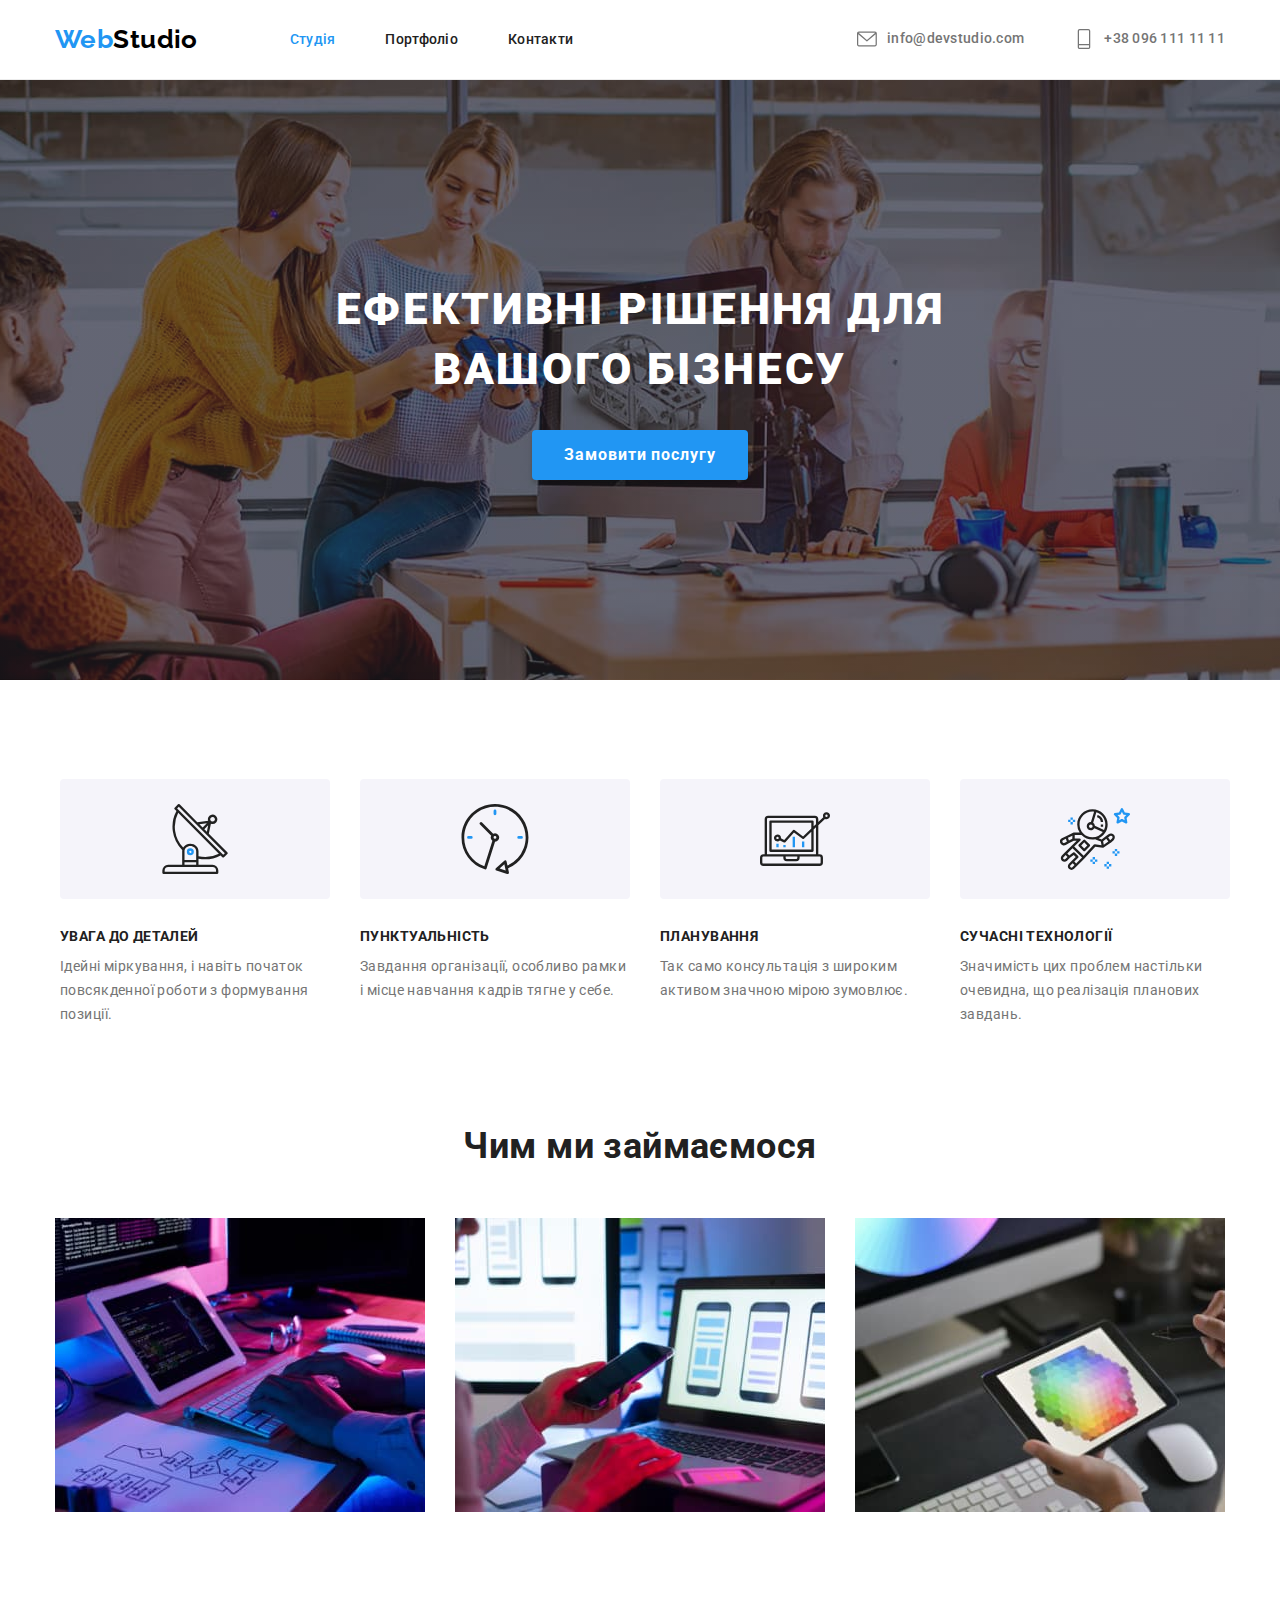
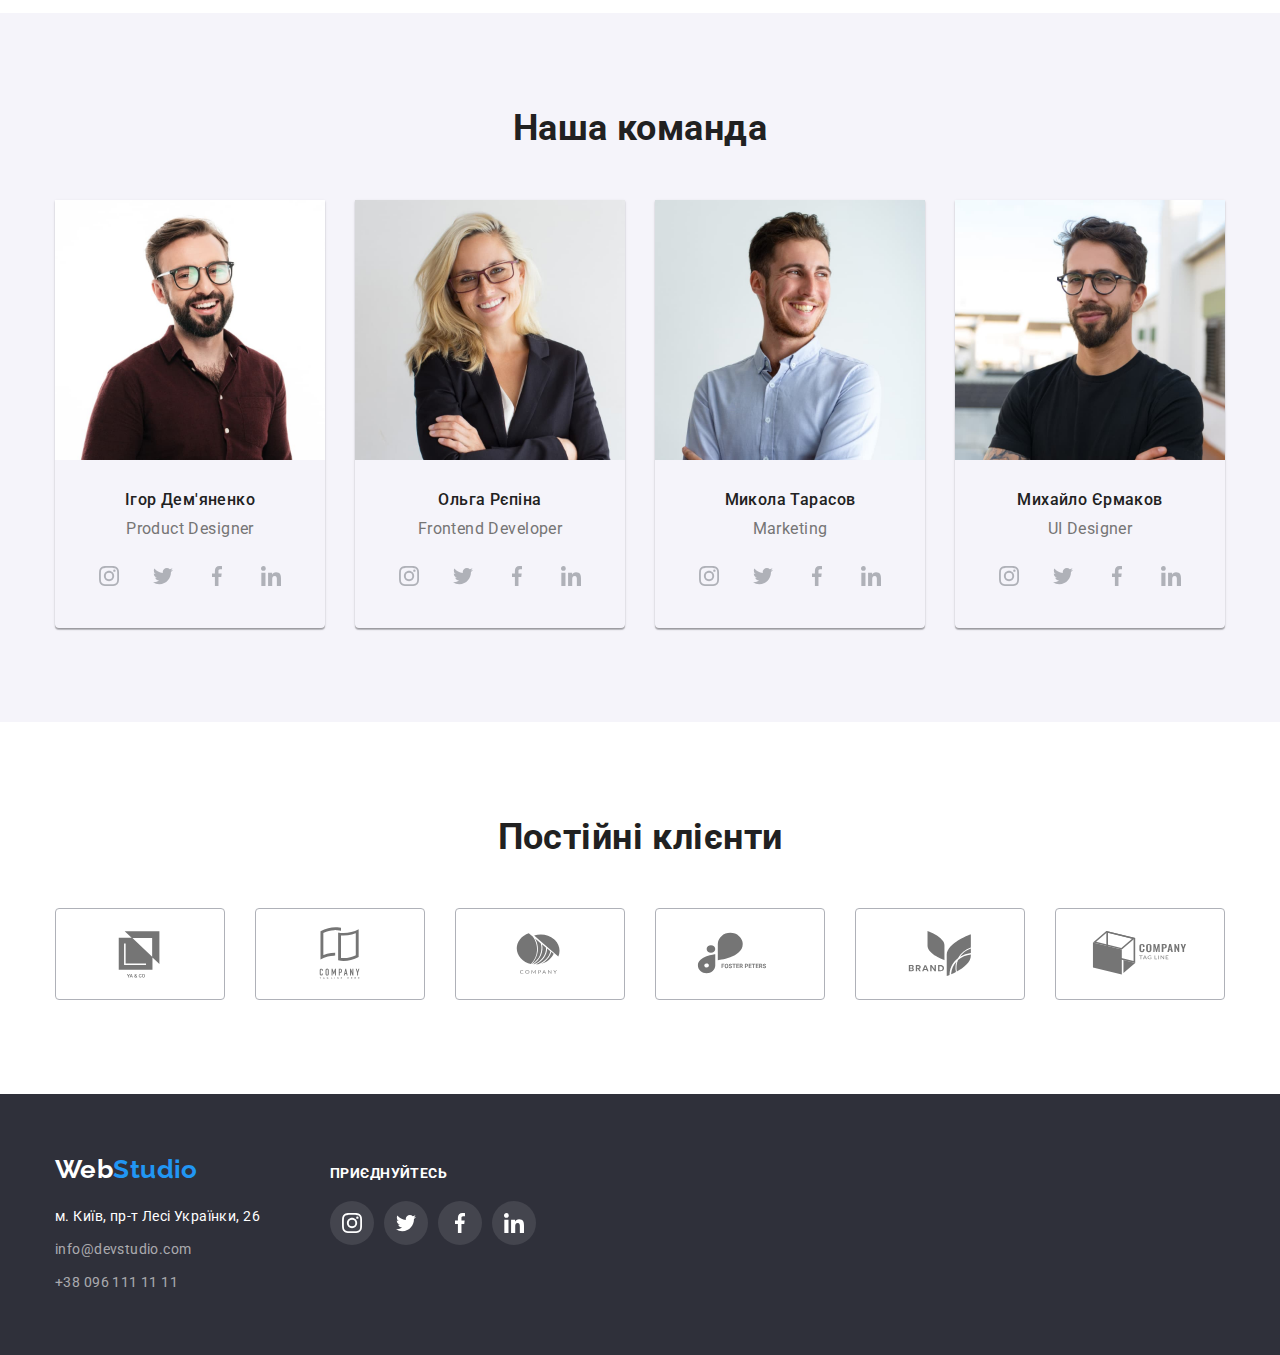
<file: index.html>
<!DOCTYPE html>
<html lang="uk">
  <head>
    <meta charset="UTF-8" />
    <meta http-equiv="X-UA-Compatible" content="IE=edge" />
    <meta name="viewport" content="width=device-width, initial-scale=1.0" />
    <title>WebStudio</title>

    <link
      href="https://fonts.googleapis.com/css2?family=Raleway:wght@700&family=Roboto:wght@400;500;700;900&display=swap"
      rel="stylesheet"
    />
    <link href="./css/modern-normalize-main/modern-normalize.css" rel="stylesheet" />
    <link href="./css/style.css" rel="stylesheet" />
  </head>
  <body>
    <header class="page-header">
      <div class="container header-block">
        <nav class="header-navigation">
          <a class="header-logo logo" lang="en" href="./index.html"><span>Web</span>Studio</a>
          <ul class="site-nav list">
            <li class="site-item">
              <a href="./index.html" class="link current">Студія</a>
            </li>
            <li class="site-item">
              <a href="./portfolio.html" class="link">Портфоліо</a>
            </li>
            <li class="site-item">
              <a href="" class="link">Контакти</a>
            </li>
          </ul>
        </nav>
        <ul class="contact-nav list">
          <li class="contact-item">
            <a href="mailto:info@devstudio.com" class="contact-link link">
              <svg class="contact-icon" width="20" height="20">
                <use xlink:href="./images/sprite.svg#icon-maile"></use>
              </svg>
              info@devstudio.com
            </a>
          </li>
          <li class="contact-item">
            <a href="tel:+380961111111" class="contact-link link">
              <svg class="contact-icon" width="20" height="20">
                <use xlink:href="./images/sprite.svg#icon-phone"></use>
              </svg>
              +38 096 111 11 11
            </a>
          </li>
        </ul>
      </div>
    </header>
    <main>
      <!-- Герой -->

      <section class="hero">
        <h1 class="hero-title">Ефективні рішення для вашого бізнесу</h1>
        <button class="button primary" type="button">Замовити послугу</button>
      </section>
      <!--Переваги --features-->
      <section class="section">
        <div class="container">
          <h2 class="section-title visibility-hidden">Переваги</h2>
          <ul class="feature-list list">
            <li class="feature-item">
              <div class="feature-thumba">
                <svg class="feature-icon" width="70" height="70">
                  <use xlink:href="./images/sprite.svg#icon-antenna"></use>
                </svg>
              </div>
              <h3 class="title">УВАГА ДО ДЕТАЛЕЙ</h3>
              <p class="text">
                Ідейні міркування, і навіть початок повсякденної роботи з формування позиції.
              </p>
            </li>
            <li class="feature-item">
              <div class="feature-thumba">
                <svg class="feature-icon" width="70" height="70">
                  <use xlink:href="./images/sprite.svg#icon-clock"></use>
                </svg>
              </div>
              <h3 class="title">ПУНКТУАЛЬНІСТЬ</h3>
              <p class="text">
                Завдання організації, особливо рамки і місце навчання кадрів тягне у себе.
              </p>
            </li>
            <li class="feature-item">
              <div class="feature-thumba">
                <svg class="feature-icon" width="70" height="70">
                  <use xlink:href="./images/sprite.svg#icon-diagram"></use>
                </svg>
              </div>
              <h3 class="title">ПЛАНУВАННЯ</h3>
              <p class="text">Так само консультація з широким активом значною мірою зумовлює.</p>
            </li>
            <li class="feature-item">
              <div class="feature-thumba">
                <svg class="feature-icon" width="70" height="70">
                  <use xlink:href="./images/sprite.svg#icon-astronaut"></use>
                </svg>
              </div>
              <h3 class="title">СУЧАСНІ ТЕХНОЛОГІЇ</h3>
              <p class="text">
                Значимість цих проблем настільки очевидна, що реалізація планових завдань.
              </p>
            </li>
          </ul>
        </div>
      </section>
      <!--Чим ми займаємося-->
      <section class="section-work">
        <div class="container">
          <h2 class="section-title">Чим ми займаємося</h2>
          <ul class="work-list list">
            <li>
              <img
                class="image"
                src="./images/doing_1.jpg"
                alt="Набирання коду відповідно алгоритму"
                width="370"
                height="294"
              />
            </li>
            <li>
              <img
                class="image"
                src="./images/doing_2.jpg"
                alt="Провірка адаптивної версії на телефоні"
                width="370"
                height="294"
              />
            </li>
            <li>
              <img
                class="image"
                src="./images/doing_3.jpg"
                alt="Вибір основного кольору з кольорової гами"
                width="370"
                height="294"
              />
            </li>
          </ul>
        </div>
      </section>
      <!--Наша команда-->
      <section class="section our-team">
        <div class="container">
          <h2 class="section-title">Наша команда</h2>
          <ul class="team-list list">
            <li class="team-item">
              <img
                class="image"
                src="./images/team_1.jpg"
                alt="Фото Ігора Дем'яненка"
                width="270"
                height="260"
              />
              <div class="team-content">
                <h3 class="title">Ігор Дем'яненко</h3>
                <p class="text">Product Designer</p>
                <ul class="team-icons">
                  <li class="team-icon-item">
                    <a
                      class="team-icon-link"
                      href="#"
                      target="_blank"
                      aria-label="instagram"
                      rel="noreferrer noopener"
                    >
                      <svg class="team-icon" width="20" height="20">
                        <use xlink:href="./images/sprite.svg#icon-instagram"></use>
                      </svg>
                    </a>
                  </li>
                  <li class="team-icon-item">
                    <a
                      class="team-icon-link"
                      href="#"
                      target="_blank"
                      aria-label="twitter"
                      rel="noreferrer noopener"
                    >
                      <svg class="team-icon" width="20" height="20">
                        <use xlink:href="./images/sprite.svg#icon-twitter"></use>
                      </svg>
                    </a>
                  </li>
                  <li class="team-icon-item">
                    <a
                      class="team-icon-link"
                      href="#"
                      target="_blank"
                      aria-label="facebook"
                      rel="noreferrer noopener"
                    >
                      <svg class="team-icon" width="20" height="20">
                        <use xlink:href="./images/sprite.svg#icon-facebook"></use>
                      </svg>
                    </a>
                  </li>
                  <li class="team-icon-item">
                    <a
                      class="team-icon-link"
                      href="#"
                      target="_blank"
                      aria-label="linkedin"
                      rel="noreferrer noopener"
                    >
                      <svg class="team-icon" width="20" height="20">
                        <use xlink:href="./images/sprite.svg#icon-linkedin"></use>
                      </svg>
                    </a>
                  </li>
                </ul>
              </div>
            </li>
            <li class="team-item">
              <img
                class="image"
                src="./images/team_2.jpg"
                alt="Фото Ольги Рєпіної "
                width="270"
                height="260"
              />
              <div class="team-content">
                <h3 class="title">Ольга Рєпіна</h3>
                <p class="text">Frontend Developer</p>

                <ul class="team-icons">
                  <li class="team-icon-item">
                    <a
                      class="team-icon-link"
                      href="#"
                      target="_blank"
                      aria-label="instagram"
                      rel="noreferrer noopener"
                    >
                      <svg class="team-icon" width="20" height="20">
                        <use xlink:href="./images/sprite.svg#icon-instagram"></use>
                      </svg>
                    </a>
                  </li>
                  <li class="team-icon-item">
                    <a
                      class="team-icon-link"
                      href="#"
                      target="_blank"
                      aria-label="twitter"
                      rel="noreferrer noopener"
                    >
                      <svg class="team-icon" width="20" height="20">
                        <use xlink:href="./images/sprite.svg#icon-twitter"></use>
                      </svg>
                    </a>
                  </li>
                  <li class="team-icon-item">
                    <a
                      class="team-icon-link"
                      href="#"
                      target="_blank"
                      aria-label="facebook"
                      rel="noreferrer noopener"
                    >
                      <svg class="team-icon" width="20" height="20">
                        <use xlink:href="./images/sprite.svg#icon-facebook"></use>
                      </svg>
                    </a>
                  </li>
                  <li class="team-icon-item">
                    <a
                      class="team-icon-link"
                      href="#"
                      target="_blank"
                      aria-label="linkedin"
                      rel="noreferrer noopener"
                    >
                      <svg class="team-icon" width="20" height="20">
                        <use xlink:href="./images/sprite.svg#icon-linkedin"></use>
                      </svg>
                    </a>
                  </li>
                </ul>
              </div>
            </li>
            <li class="team-item">
              <img
                class="image"
                src="./images/team_3.jpg"
                alt="Фото Миколи Тарасова "
                width="270"
                height="260"
              />
              <div class="team-content">
                <h3 class="title">Микола Тарасов</h3>
                <p class="text">Marketing</p>

                <ul class="team-icons">
                  <li class="team-icon-item">
                    <a
                      class="team-icon-link"
                      href="#"
                      target="_blank"
                      aria-label="instagram"
                      rel="noreferrer noopener"
                    >
                      <svg class="team-icon" width="20" height="20">
                        <use xlink:href="./images/sprite.svg#icon-instagram"></use>
                      </svg>
                    </a>
                  </li>
                  <li class="team-icon-item">
                    <a
                      class="team-icon-link"
                      href="#"
                      target="_blank"
                      aria-label="twitter"
                      rel="noreferrer noopener"
                    >
                      <svg class="team-icon" width="20" height="20">
                        <use xlink:href="./images/sprite.svg#icon-twitter"></use>
                      </svg>
                    </a>
                  </li>
                  <li class="team-icon-item">
                    <a
                      class="team-icon-link"
                      href="#"
                      target="_blank"
                      aria-label="facebook"
                      rel="noreferrer noopener"
                    >
                      <svg class="team-icon" width="20" height="20">
                        <use xlink:href="./images/sprite.svg#icon-facebook"></use>
                      </svg>
                    </a>
                  </li>
                  <li class="team-icon-item">
                    <a
                      class="team-icon-link"
                      href="#"
                      target="_blank"
                      aria-label="linkedin"
                      rel="noreferrer noopener"
                    >
                      <svg class="team-icon" width="20" height="20">
                        <use xlink:href="./images/sprite.svg#icon-linkedin"></use>
                      </svg>
                    </a>
                  </li>
                </ul>
              </div>
            </li>
            <li class="team-item">
              <img
                class="image"
                src="./images/team_4.jpg"
                alt="Фото Михайла Єрмакова"
                width="270"
                height="260"
              />
              <div class="team-content">
                <h3 class="title">Михайло Єрмаков</h3>
                <p class="text">UI Designer</p>

                <ul class="team-icons">
                  <li class="team-icon-item">
                    <a
                      class="team-icon-link"
                      href="#"
                      target="_blank"
                      aria-label="instagram"
                      rel="noreferrer noopener"
                    >
                      <svg class="team-icon" width="20" height="20">
                        <use xlink:href="./images/sprite.svg#icon-instagram"></use>
                      </svg>
                    </a>
                  </li>
                  <li class="team-icon-item">
                    <a
                      class="team-icon-link"
                      href="#"
                      target="_blank"
                      aria-label="twitter"
                      rel="noreferrer noopener"
                    >
                      <svg class="team-icon" width="20" height="20">
                        <use xlink:href="./images/sprite.svg#icon-twitter"></use>
                      </svg>
                    </a>
                  </li>
                  <li class="team-icon-item">
                    <a
                      class="team-icon-link"
                      href="#"
                      target="_blank"
                      aria-label="facebook"
                      rel="noreferrer noopener"
                    >
                      <svg class="team-icon" width="20" height="20">
                        <use xlink:href="./images/sprite.svg#icon-facebook"></use>
                      </svg>
                    </a>
                  </li>
                  <li class="team-icon-item">
                    <a
                      class="team-icon-link"
                      href="#"
                      target="_blank"
                      aria-label="linkedin"
                      rel="noreferrer noopener"
                    >
                      <svg class="team-icon" width="20" height="20">
                        <use xlink:href="./images/sprite.svg#icon-linkedin"></use>
                      </svg>
                    </a>
                  </li>
                </ul>
              </div>
            </li>
          </ul>
        </div>
      </section>
      <section class="section-clients">
        <div class="container">
          <h2 class="section-title">Постійні клієнти</h2>
          <ul class="clients list">
            <li class="client-item">
              <a
                class="client-link"
                href="#"
                target="_blank"
                aria-label="instagram"
                rel="noreferrer noopener"
              >
                <svg class="client-icon" width="106" height="60">
                  <use xlink:href="./images/sprite.svg#icon-client1"></use>
                </svg>
              </a>
            </li>
            <li class="client-item">
              <a
                class="client-link"
                href="#"
                target="_blank"
                aria-label="instagram"
                rel="noreferrer noopener"
              >
                <svg class="client-icon" width="106" height="60">
                  <use xlink:href="./images/sprite.svg#icon-client2"></use>
                </svg>
              </a>
            </li>
            <li class="client-item">
              <a
                class="client-link"
                href="#"
                target="_blank"
                aria-label="instagram"
                rel="noreferrer noopener"
              >
                <svg class="client-icon" width="106" height="60">
                  <use xlink:href="./images/sprite.svg#icon-client3"></use>
                </svg>
              </a>
            </li>
            <li class="client-item">
              <a
                class="client-link"
                href="#"
                target="_blank"
                aria-label="instagram"
                rel="noreferrer noopener"
              >
                <svg class="client-icon" width="106" height="60">
                  <use xlink:href="./images/sprite.svg#icon-client4"></use>
                </svg>
              </a>
            </li>
            <li class="client-item">
              <a
                class="client-link"
                href="#"
                target="_blank"
                aria-label="instagram"
                rel="noreferrer noopener"
              >
                <svg class="client-icon" width="106" height="60">
                  <use xlink:href="./images/sprite.svg#icon-client5"></use>
                </svg>
              </a>
            </li>
            <li class="client-item">
              <a
                class="client-link"
                href="#"
                target="_blank"
                aria-label="instagram"
                rel="noreferrer noopener"
              >
                <svg class="client-icon" width="106" height="60">
                  <use xlink:href="./images/sprite.svg#icon-client6"></use>
                </svg>
              </a>
            </li>
          </ul>
        </div>
      </section>
    </main>

    <footer class="footer">
      <div class="container">
        <div class="footer-boxs">
          <div class="footer-address">
            <a class="logo footer-logo" lang="en" href="./index.html"><span>Web</span>Studio</a>
            <address>
              <ul class="address-list list">
                <li class="address-item">
                  <a
                    class="link-address"
                    href="https://goo.gl/maps/mdCvPHbTgnXHSj438"
                    target="_blank"
                    rel="noopener noreferrer"
                    >м. Київ, пр-т Лесі Українки, 26</a
                  >
                </li>
                <li class="address-item">
                  <a class="link" href="mailto:info@devstudio.com">info@devstudio.com</a>
                </li>
                <li class="address-item">
                  <a class="link" href="tel:+380961111111">+38 096 111 11 11</a>
                </li>
              </ul>
            </address>
          </div>
          <div class="footer-social">
            <p class="footer-title">приєднуйтесь</p>
            <ul class="footer-icons">
              <li class="footer-item">
                <a
                  class="footer-link"
                  href="#"
                  target="_blank"
                  aria-label="instagram"
                  rel="noreferrer noopener"
                >
                  <svg class="footer-icon" width="20" height="20">
                    <use xlink:href="./images/sprite.svg#icon-instagram"></use>
                  </svg>
                </a>
              </li>
              <li class="footer-item">
                <a
                  class="footer-link"
                  href="#"
                  target="_blank"
                  aria-label="twitter"
                  rel="noreferrer noopener"
                >
                  <svg class="footer-icon" width="20" height="20">
                    <use xlink:href="./images/sprite.svg#icon-twitter"></use>
                  </svg>
                </a>
              </li>
              <li class="footer-item">
                <a
                  class="footer-link"
                  href="#"
                  target="_blank"
                  aria-label="facebook"
                  rel="noreferrer noopener"
                >
                  <svg class="footer-icon" width="20" height="20">
                    <use xlink:href="./images/sprite.svg#icon-facebook"></use>
                  </svg>
                </a>
              </li>
              <li class="footer-item">
                <a
                  class="footer-link"
                  href="#"
                  target="_blank"
                  aria-label="linkedin"
                  rel="noreferrer noopener"
                >
                  <svg class="footer-icon" width="20" height="20">
                    <use xlink:href="./images/sprite.svg#icon-linkedin"></use>
                  </svg>
                </a>
              </li>
            </ul>
          </div>
        </div>
      </div>
    </footer>
  </body>
</html>
</file>
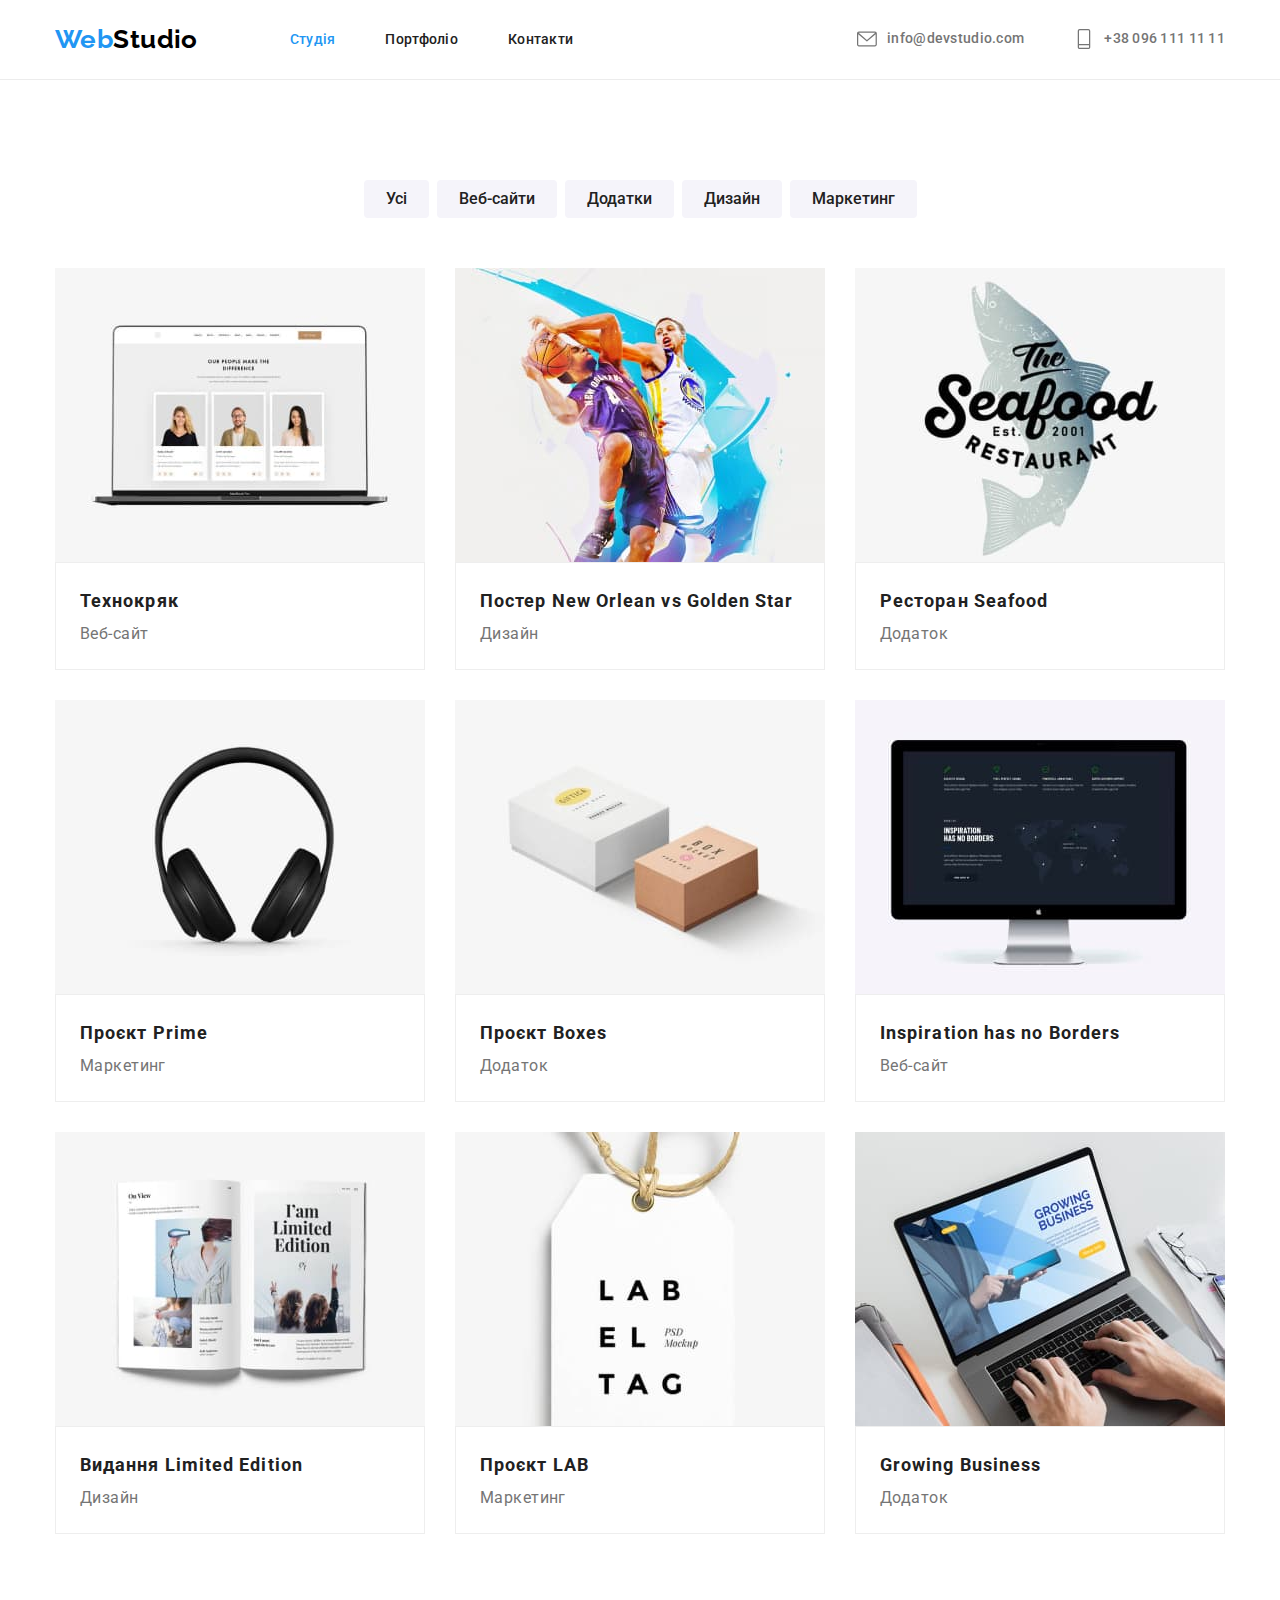
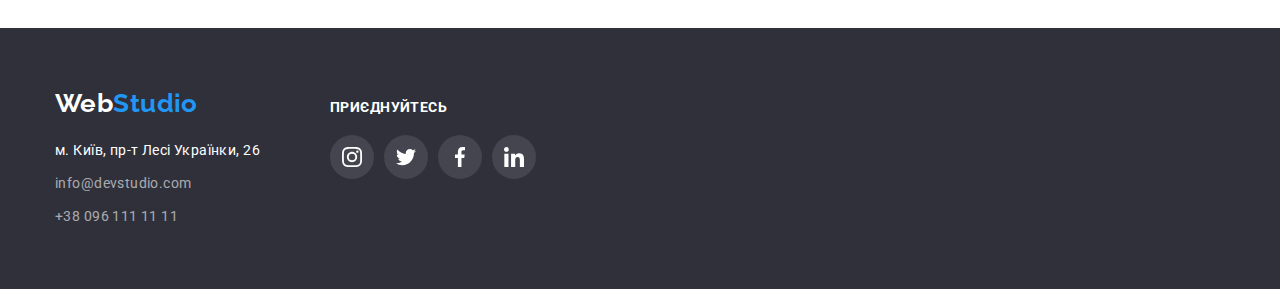
<file: portfolio.html>
<!DOCTYPE html>
<html lang="uk">
  <head>
    <meta charset="UTF-8" />
    <meta http-equiv="X-UA-Compatible" content="IE=edge" />
    <meta name="viewport" content="width=device-width, initial-scale=1.0" />
    <title>WebStudio</title>

    <link
      href="https://fonts.googleapis.com/css2?family=Raleway:wght@700&family=Roboto:wght@400;500;700;900&display=swap"
      rel="stylesheet"
    />
    <link href="./css/modern-normalize-main/modern-normalize.css" rel="stylesheet" />
    <link href="./css/style.css" rel="stylesheet" />
  </head>
  <body>
    <header class="page-header">
      <div class="container header-block">
        <nav class="header-navigation">
          <a class="header-logo logo" lang="en" href="./index.html"><span>Web</span>Studio</a>
          <ul class="site-nav list">
            <li class="site-item">
              <a href="./index.html" class="link current">Студія</a>
            </li>
            <li class="site-item">
              <a href="./portfolio.html" class="link">Портфоліо</a>
            </li>
            <li class="site-item">
              <a href="" class="link">Контакти</a>
            </li>
          </ul>
        </nav>
        <ul class="contact-nav list">
          <li class="contact-item">
            <a href="mailto:info@devstudio.com" class="contact-link link">
              <svg class="contact-icon" width="20" height="20">
                <use xlink:href="./images/sprite.svg#icon-maile"></use>
              </svg>
              info@devstudio.com
            </a>
          </li>
          <li class="contact-item">
            <a href="tel:+380961111111" class="contact-link link">
              <svg class="contact-icon" width="20" height="20">
                <use xlink:href="./images/sprite.svg#icon-phone"></use>
              </svg>
              +38 096 111 11 11
            </a>
          </li>
        </ul>
      </div>
    </header>
    <!--Portfolio-->
    <main class="main">
      <div class="container">
        <h1 class="portfolio-hidden">Portfolio</h1>
        <ul class="portfolio-buttons butons list">
          <li class="buttons-items"><button class="portfolio-button" type="button">Усі</button></li>
          <li class="buttons-items">
            <button class="portfolio-button" type="button">Веб-сайти</button>
          </li>
          <li class="buttons-items">
            <button class="portfolio-button" type="button">Додатки</button>
          </li>
          <li class="buttons-items">
            <button class="portfolio-button" type="button">Дизайн</button>
          </li>
          <li class="buttons-items">
            <button class="portfolio-button" type="button">Маркетинг</button>
          </li>
        </ul>
        <ul class="portfolio-list list">
          <li class="portfolio-item">
            <a class="link" href="">
              <img
                class="portfolio-image image"
                src="./images/portfolio_1.jpg"
                width="370"
                height="294"
                alt="На ноутбуці відкрита головна сторінка"
              />
              <div class="portfolio-content">
                <h2 class="title">Технокряк</h2>
                <p class="text">Веб-сайт</p>
              </div>
            </a>
          </li>
          <li class="portfolio-item">
            <a class="link" href="">
              <img
                class="portfolio-image image"
                src="./images/portfolio_2.jpg"
                width="370"
                height="294"
                alt="Баскетболіст у білій формі забирає баскетбольний мяч у баскетболіста у синій формі"
              />
              <div class="portfolio-content">
                <h2 class="title">Постер New Orlean vs Golden Star</h2>
                <p class="text">Дизайн</p>
              </div>
            </a>
          </li>
          <li class="portfolio-item">
            <a class="link" href="">
              <img
                class="portfolio-image image"
                src="./images/portfolio_3.jpg"
                width="370"
                height="294"
                alt="Лого ресторана"
              />
              <div class="portfolio-content">
                <h2 class="title">Ресторан Seafood</h2>
                <p class="text">Додаток</p>
              </div>
            </a>
          </li>
          <li class="portfolio-item">
            <a class="link" href="">
              <img
                class="portfolio-image image"
                src="./images/portfolio_4.jpg"
                width="370"
                height="294"
                alt="Наушники"
              />
              <div class="portfolio-content">
                <h2 class="title">Проєкт Prime</h2>
                <p class="text">Маркетинг</p>
              </div>
            </a>
          </li>
          <li class="portfolio-item">
            <a class="link" href="">
              <img
                class="image"
                src="./images/portfolio_5.jpg"
                width="370"
                height="294"
                alt="2 Коробки"
              />
              <div class="portfolio-content">
                <h2 class="title">Проєкт Boxes</h2>
                <p class="text">Додаток</p>
              </div>
            </a>
          </li>
          <li class="portfolio-item">
            <a class="link" href="">
              <img
                class="portfolio-image image"
                src="./images/portfolio_6.jpg"
                width="370"
                height="294"
                alt="Включений монітор"
              />
              <div class="portfolio-content">
                <h2 class="title">Inspiration has no Borders</h2>
                <p class="text">Веб-сайт</p>
              </div>
            </a>
          </li>
          <li class="portfolio-item">
            <a class="link" href="">
              <img
                class="portfolio-image image"
                src="./images/portfolio_7.jpg"
                width="370"
                height="294"
                alt="Розкритий журнал"
              />
              <div class="portfolio-content">
                <h2 class="title">Видання Limited Edition</h2>
                <p class="text">Дизайн</p>
              </div>
            </a>
          </li>
          <li class="portfolio-item">
            <a class="link" href="">
              <img
                class="portfolio-image image"
                src="./images/portfolio_8.jpg"
                width="370"
                height="294"
                alt="Етикетка"
              />
              <div class="portfolio-content">
                <h2 class="title">Проєкт LAB</h2>
                <p class="text">Маркетинг</p>
              </div>
            </a>
          </li>
          <li class="portfolio-item">
            <a class="link" href="">
              <img
                class="portfolio-image image"
                src="./images/portfolio_9.jpg"
                width="370"
                height="294"
                alt="Набирання тексту на ноутбуці"
              />
              <div class="portfolio-content">
                <h2 class="title">Growing Business</h2>
                <p class="text">Додаток</p>
              </div>
            </a>
          </li>
        </ul>
      </div>
    </main>
    <!--Footer-->
    <footer class="footer">
      <div class="container">
        <div class="footer-boxs">
          <div class="footer-address">
            <a class="logo footer-logo" lang="en" href="./index.html"><span>Web</span>Studio</a>
            <address>
              <ul class="address-list list">
                <li class="address-item">
                  <a
                    class="link-address"
                    href="https://goo.gl/maps/mdCvPHbTgnXHSj438"
                    target="_blank"
                    rel="noopener noreferrer"
                    >м. Київ, пр-т Лесі Українки, 26</a
                  >
                </li>
                <li class="address-item">
                  <a class="link" href="mailto:info@devstudio.com">info@devstudio.com</a>
                </li>
                <li class="address-item">
                  <a class="link" href="tel:+380961111111">+38 096 111 11 11</a>
                </li>
              </ul>
            </address>
          </div>
          <div class="footer-social">
            <p class="footer-title">приєднуйтесь</p>
            <ul class="footer-icons">
              <li class="footer-item">
                <a
                  class="footer-link"
                  href="#"
                  target="_blank"
                  aria-label="instagram"
                  rel="noreferrer noopener"
                >
                  <svg class="footer-icon" width="20" height="20">
                    <use xlink:href="./images/sprite.svg#icon-instagram"></use>
                  </svg>
                </a>
              </li>
              <li class="footer-item">
                <a
                  class="footer-link"
                  href="#"
                  target="_blank"
                  aria-label="twitter"
                  rel="noreferrer noopener"
                >
                  <svg class="footer-icon" width="20" height="20">
                    <use xlink:href="./images/sprite.svg#icon-twitter"></use>
                  </svg>
                </a>
              </li>
              <li class="footer-item">
                <a
                  class="footer-link"
                  href="#"
                  target="_blank"
                  aria-label="facebook"
                  rel="noreferrer noopener"
                >
                  <svg class="footer-icon" width="20" height="20">
                    <use xlink:href="./images/sprite.svg#icon-facebook"></use>
                  </svg>
                </a>
              </li>
              <li class="footer-item">
                <a
                  class="footer-link"
                  href="#"
                  target="_blank"
                  aria-label="linkedin"
                  rel="noreferrer noopener"
                >
                  <svg class="footer-icon" width="20" height="20">
                    <use xlink:href="./images/sprite.svg#icon-linkedin"></use>
                  </svg>
                </a>
              </li>
            </ul>
          </div>
        </div>
      </div>
    </footer>
  </body>
</html>
</file>
<file: css/style.css>
:root{
    --primary-text-color: #FFFFFF;
    --secondary-text-color: #757575;
    --accent-color: #2196F3;
    --title-color: #212121;
    --footer-link-color: rgba(255, 255, 255, 0.6);
    --black-color: #000000;
    --header-border-color: #ECECEC;
    --port-border-color:#EEEEEE;
    --client-icon-color:#AFB1B8;
    --color-gradient:rgba(47, 48, 58, 0.4);

    --footer-icon-baground-color: rgba(255, 255, 255, 0.1);
    --primary-background-color: #FFFFFF;
    --secondary-background-color:#F5F4FA;
    --footer-color: #2F303A;
    --banner-color:#C4C4C4;
}


/*колір основного тексту #FFFFFF;*/
/*колір вторичного тексту  #757575 */
/*акцент  #2196F3;*/
/*колір заголовків #212121;*/
/*чорний #000000*/
/* колір контактів у футері rgba(255, 255, 255, 0.6);*/

/*основний колір фону #FFFFFF; */
/* banner and footer #2F303A;*/
/* вторичний колір фону #F5F4FA;*/

body{
    background-color: var(--primary-background-color);
    color: var(--secondary-text-color);

    font-family: 'Roboto', sans-serif;
    font-weight: 400;
    font-size: 14px;
    line-height: 1.71;
    letter-spacing: 0.03em;
}
h1,
h2,
h3,
h4,
h5,
h6,
ul,
p{
    margin: 0;
    padding: 0;

}
.list{/*клас для зкидання стилля*/
    list-style: none;
}
.link{
    display: block;
    text-decoration: none;
}
.image{
    display: block;
}

.container{
    max-width: 1200px;
    padding: 0 15px;
    margin: 0 auto;
}

.page-header {
    padding: 24px 0;
    border-bottom: 1px solid var(--header-border-color);
}

.header-block{
    display: flex;
    align-items: center;
}
.header-navigation{
    display: flex;
    align-items: center;
}
.header-logo{
    margin-right: 92px;
}
.logo {
    color: var(--black-color);
    font-family: 'Raleway', sans-serif;
    font-weight: 700;
    font-size: 26px;
    line-height: 1.19;
    /*31/26=1.1923*/
    text-decoration: none;
}
.logo span {
    color: var(--accent-color);
}
.site-nav{
    display: flex;
  
}
.site-nav .link{
    color: var(--title-color);
    font-weight: 500;
    line-height: 1.4; /*16/14=1.142*/
    letter-spacing: 0.02em;
    text-decoration: none;
} 
.site-nav .link.current {
    color: var(--accent-color);
}

.site-nav .site-item:not(:last-child) {
    margin-right: 50px;
}
.site-nav .link:hover,
.site-nav .link:focus {
    color: var(--accent-color);
}
/* посилання активне 
.contact-item .current{
    color: var(--accent-color)
}*/

.contact-nav{
    display: flex; 
    margin-left: auto;   
}
.contact-item:not(:last-child) {
    margin-right: 50px;
}
.contact-link{
    display: flex;
    justify-content: center;
    align-content: center;
    color: inherit;  
}
.contact-link{
    color: var(--secondary-text-color);
    font-weight: 500;
    line-height: 1.4;
    letter-spacing: 0.02em;
    text-decoration: none;
}
.contact-icon {
    margin-right: 10px;
    fill: currentColor;
}
.contact-link:not(:last-child) {
    margin-right: 50px;
}
.contact-link:hover,
.contact-link:focus{
    color: var(--accent-color);
}


/*HERO*/

    
.hero{
    padding: 200px 0;
    max-width: 1600px;
    margin: 0 auto;
    background-color: var(--banner-color);
    background-image: linear-gradient(to right, var(--color-gradient), var(--color-gradient)),
    url(../images/hero.jpg);
    padding: 200px 0;
    background-size: cover;
    background-repeat: no-repeat;
    background-position: center; 
}
.hero .hero-title{
    max-width: 696px;
    margin: 0 auto 30px;
    text-align: center;
    color: var(--primary-text-color);

    font-weight: 900;
    font-size: 44px;
    line-height: 1.36;
    letter-spacing: 0.06em;
    text-transform: uppercase;
}
.button{ /*базовий клас*/
    font-weight: 700;
    font-size: 16px;
    line-height: 1.88;
    text-align: center;
    letter-spacing: 0.06em;

    display: block;
    box-shadow: 0px 4px 4px rgba(0, 0, 0, 0.15);
    border: none;
    border-radius: 4px;
    padding: 10px 32px;
    margin: 0 auto;
    cursor: pointer;
} 

.button.primary{
    color: var(--primary-text-color);
    background-color:var(--accent-color);
}

/*SECTION index.html*/
.section{
    padding: 94px 0;
}
.feature-list{
    display: flex;
    column-gap: 30px;
    padding: 5px;
}
.feature-item .title{
    margin-bottom: 10px
}
/* виставити svg*/
.feature-thumba{
    display: flex;
    justify-content: center;
    align-items: center;
    width: 270px;
    height:120px;
    margin-bottom: 30px;
    border-radius: 4px;
    background-color: var(--secondary-background-color);
}
.feature-icon {
    fill:currentColor;
}


.feature-list .title,
.team-list .title {
    color: var(--title-color);
}
.feature-list .title {
    font-weight: 700;
    font-size: 14px;
    line-height: 1.14;
    text-transform: uppercase;
}
.visibility-hidden{
    display: none;
}
.section-title{
    color: var(--title-color);
    font-weight: 700;
    font-size: 36px;
    line-height: 1.17;
    text-align: center;
    margin-bottom: 50px;
}
.section-work{
    padding-bottom: 94px;
}
.work-list{
    display: inline-flex;
    column-gap: 30px;
}
/*teams*/
.team-list{
    display: flex;
    column-gap: 30px;
    justify-content: center;
}
.team-item{
    box-shadow: 0px 1px 3px rgba(0, 0, 0, 0.12), 0px 1px 1px rgba(0, 0, 0, 0.14), 0px 2px 1px rgba(0, 0, 0, 0.2);
    border-radius: 0px 0px 4px 4px;
}
.team-list .title {
    font-weight: 500;
    font-size: 16px;
    line-height: 1.19;
    text-align: center;
}
.team-list .text {
    font-size: 16px;
    line-height: 1.19;
    text-align: center;
}
.our-team {
    background-color: var(--secondary-background-color);
}
/*--------------------*/

.team-content .title {
    margin-bottom: 10px;
}
.team-item .text {
    margin-bottom: 16px;
}
.team-icons{
    display:flex;
    width: 206px;
    height: 44px;
    column-gap: 10px;
}
/* виставити svg*/
.team-content {
    padding: 30px 0;
    display: flex;
    flex-direction: column;
    align-items: center;
}
.team-icon-item{
    list-style: none;
    color: #AFB1B8;
}
.team-icon-link{
    display: flex;
    justify-content: center;
    align-items: center;
    width: 44px;
    height: 44px;
    color: inherit;
    border-radius: 50%;
    text-decoration: none;
}
.team-icon{
    fill: currentColor;
}
.team-icon-link:hover,
.team-icon-link:focus{
    fill:var(--primary-text-color);
    background-color: var(--accent-color);
}
.team-icon-link:hover .team-icon,
.team-icon-link:focus .team-icon{
    fill: var(--primary-text-color);
    
}
/*portfolio.html*/
.main{
    padding:100px 0 94px 0;
    background-color: var(--primary-background-color);
}
.portfolio-hidden{
    display: none;
}
.portfolio-buttons {
    display: flex;
    justify-content: center;
    column-gap: 8px;
    margin-bottom: 50px;
}
.buttons-items {
    box-shadow: none;
}
.buttons-items:hover,
.buttons-items:focus{
    box-shadow: 0px 3px 1px rgba(0, 0, 0, 0.1), 0px 1px 2px rgba(0, 0, 0, 0.08), 0px 2px 2px rgba(0, 0, 0, 0.12);
}
.portfolio-button{
    color:var(--title-color);
    background-color: var(--secondary-background-color);
 padding: 6px 22px;
 border:none;
 border-radius: 4px;

    font-family: inherit;
    font-weight: 500;
    font-size: 16px;
    line-height: 1.62;
    text-align: center;
}
.portfolio-button:focus,
.portfolio-button:hover{
    color: var(--primary-text-color);
    background-color: var(--accent-color);
    cursor: pointer;
}
.portfolio-item:hover{

    box-shadow: 0px 1px 1px rgba(0, 0, 0, 0.12), 0px 4px 4px rgba(0, 0, 0, 0.06), 1px 4px 6px rgba(0, 0, 0, 0.16);
}
.portfolio-list{
    display: flex;
    flex-wrap: wrap;
    justify-content: center;
    gap:30px;
}
.portfolio-content{
    padding: 20px 24px;
    border:1px solid var(--port-border-color);
}
.portfolio-content .link{
    text-decoration: none;
}
.portfolio-content .title{
    color:var(--title-color);
    font-weight: 700;
    font-size: 18px;
    line-height: 2;
    letter-spacing: 0.06em;

}
.portfolio-content .title.link:not(:last-child){
    margin-bottom: 4px;
}
.portfolio-content .text{
    color: var(--secondary-text-color);
    font-size: 16px;
    line-height: 1.88;
}
.section-clients{
    padding: 94px 0;
}
.clients{
    display: flex;
    flex-wrap: wrap;
    column-gap: 30px;
}
.client-item{}

.client-link{
    display: flex;
    color: inherit;
    text-decoration: none;
   
    /* стилі вішаємо на силку !!!*/
    fill: var(--client-icon-color);
    width: 170px;
    height: 92px;
    align-items: center;
    justify-content: center;
    border: 1px solid var(--client-icon-color);
    border-radius: 4px;   
}
.client-icon{
    fill: currentColor;
}
.client-link:hover,
.client-link:focus {
    border-color: var(--accent-color);
}
.client-link:hover .client-icon,
.client-link:focus .client-icon{
    fill: var(--accent-color);
}

/*
.client-item:hover,
.client-item:focus{
    border-color: var(--accent-color);
    fill: var(--accent-color);
}

.client-item:hover .client-icon,
.client-item:focus .client-icon{
fill: var(--accent-color);
}*/


/*FOOTER*/
/*--Footer-- width="106" height="60"*/
.footer {
    padding: 60px 0;
    background-color: var(--footer-color);
}
.footer-logo{
    display: inline-block;
    margin-bottom: 20px;
    color: var(--accent-color);
}
.footer-logo span{
    color: var(--primary-text-color);
}
.page-footer .logo{
    color:var(--primary-text-color);
}

.address-list .address-item:not(:last-child){
    margin-bottom: 9px;
}
.address-list .link,
.address-list .link-address{
    font-style: normal;
    text-decoration: none;   
}
.address-list .link{
    color: var(--footer-link-color);
    
}
.address-list .link-address{
    color: var(--primary-text-color);  
}
.address-list .link-address:hover,
.address-list .link-address:focus,
.address-list .link:hover,
.address-list .link:focus {
    color: var(--accent-color);
}
.footer-boxs{
    display: flex;
    list-style: none;
    align-items: baseline;/*зробити рівно до лого- рівняє по лінії текстового вмісту*/
}
.footer-social{
    /*display: block;*/
    margin-left: 70px;
    list-style: none;
}
.footer-title{
  
    font-family: 'Roboto';  
    font-weight: 700;
    line-height: 1.1428;
     text-transform: uppercase;
     color: var(--primary-text-color);
     margin-bottom: 20px;
}
.footer-icons{
    list-style: none;
    display: flex;
  
    flex-wrap: wrap;
    column-gap:10px;
}
.footer-item{
    display: flex;
   justify-content: center;
    align-items: center;
    width: 44px;
    height: 44px;
    border-radius: 50%;
    color:var(--primary-text-color);
    background-color: var(--footer-icon-baground-color);
   
}
.footer-link{
    display: flex;
    /*justify-content: center;
    align-content: center;*/
    color: inherit;

}
.footer-icon{
    fill: currentColor;
}
.footer-item:hover,
.footer-item:focus{
    background-color: var(--accent-color);
}
.footer-item:hover .footer-icon,
.footer-item:focus .footer-icon{
    fill: var(--primary-background-color);
}
</file>
